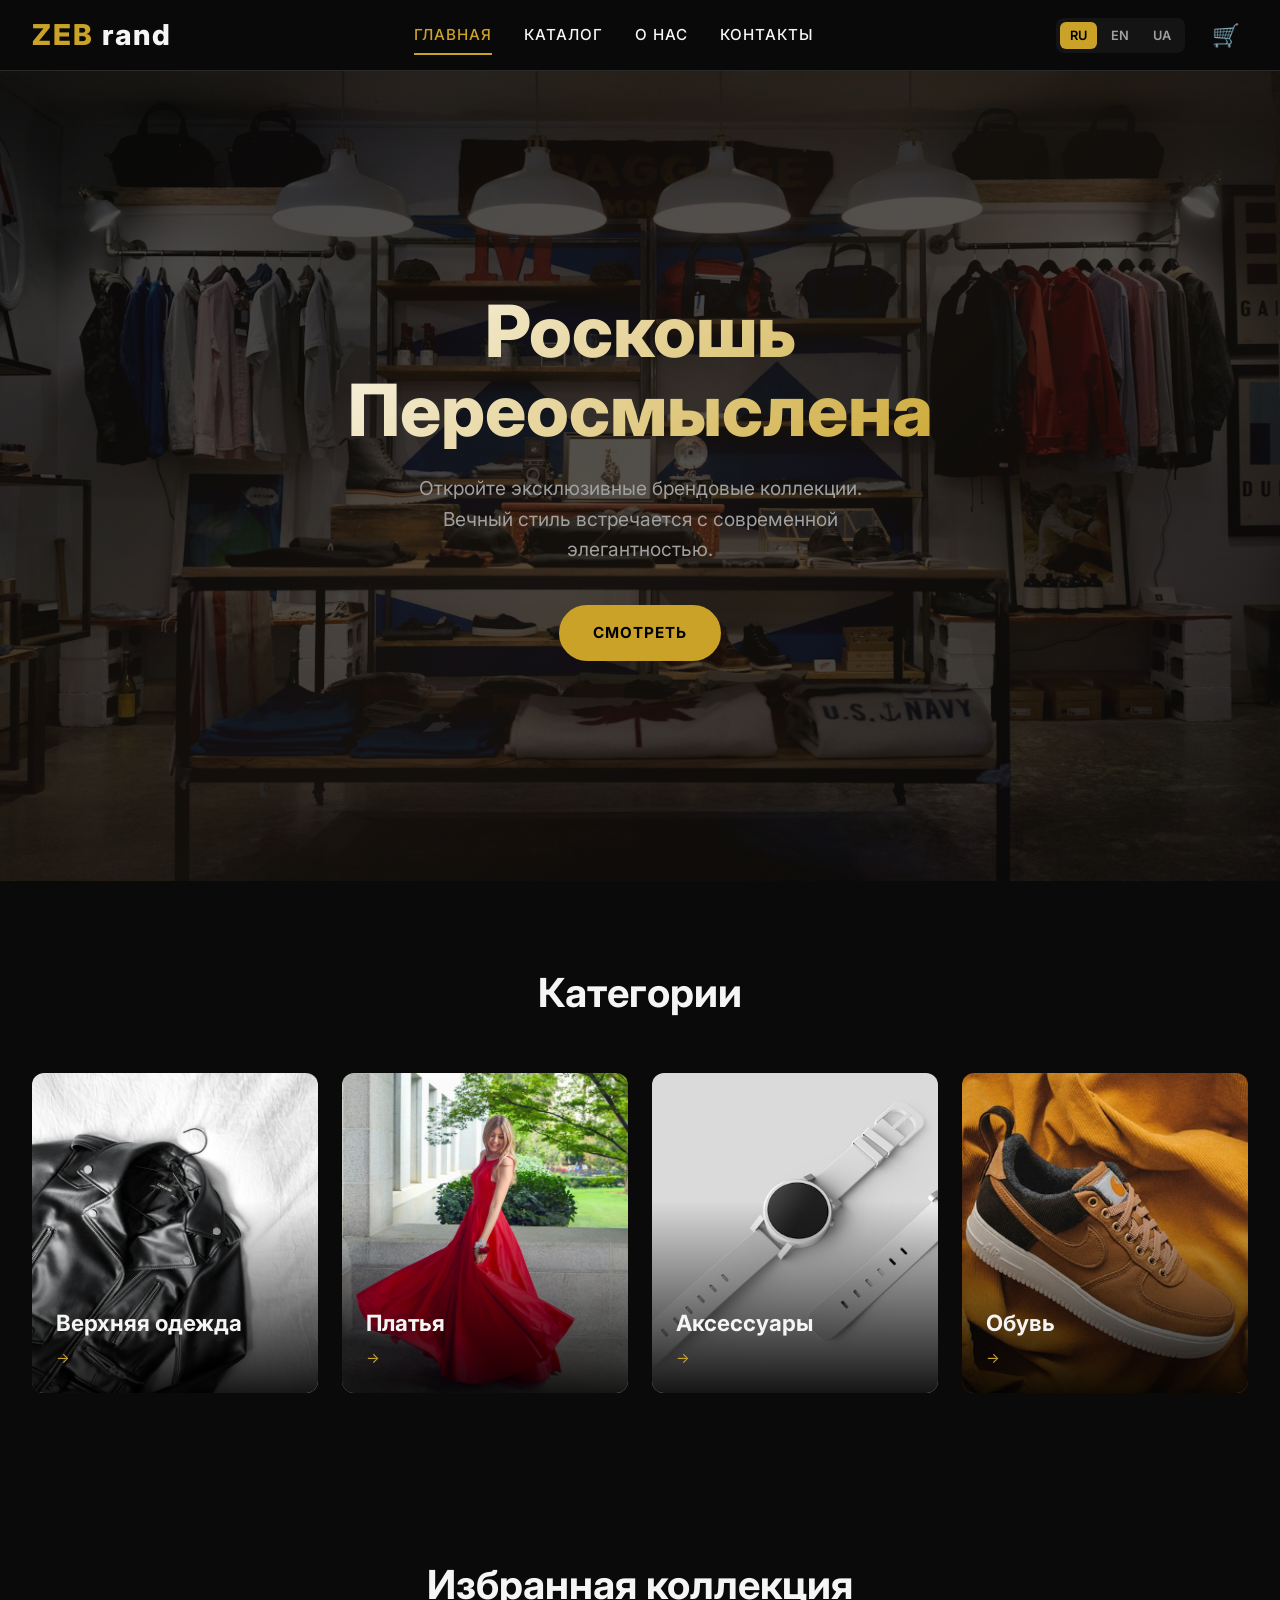
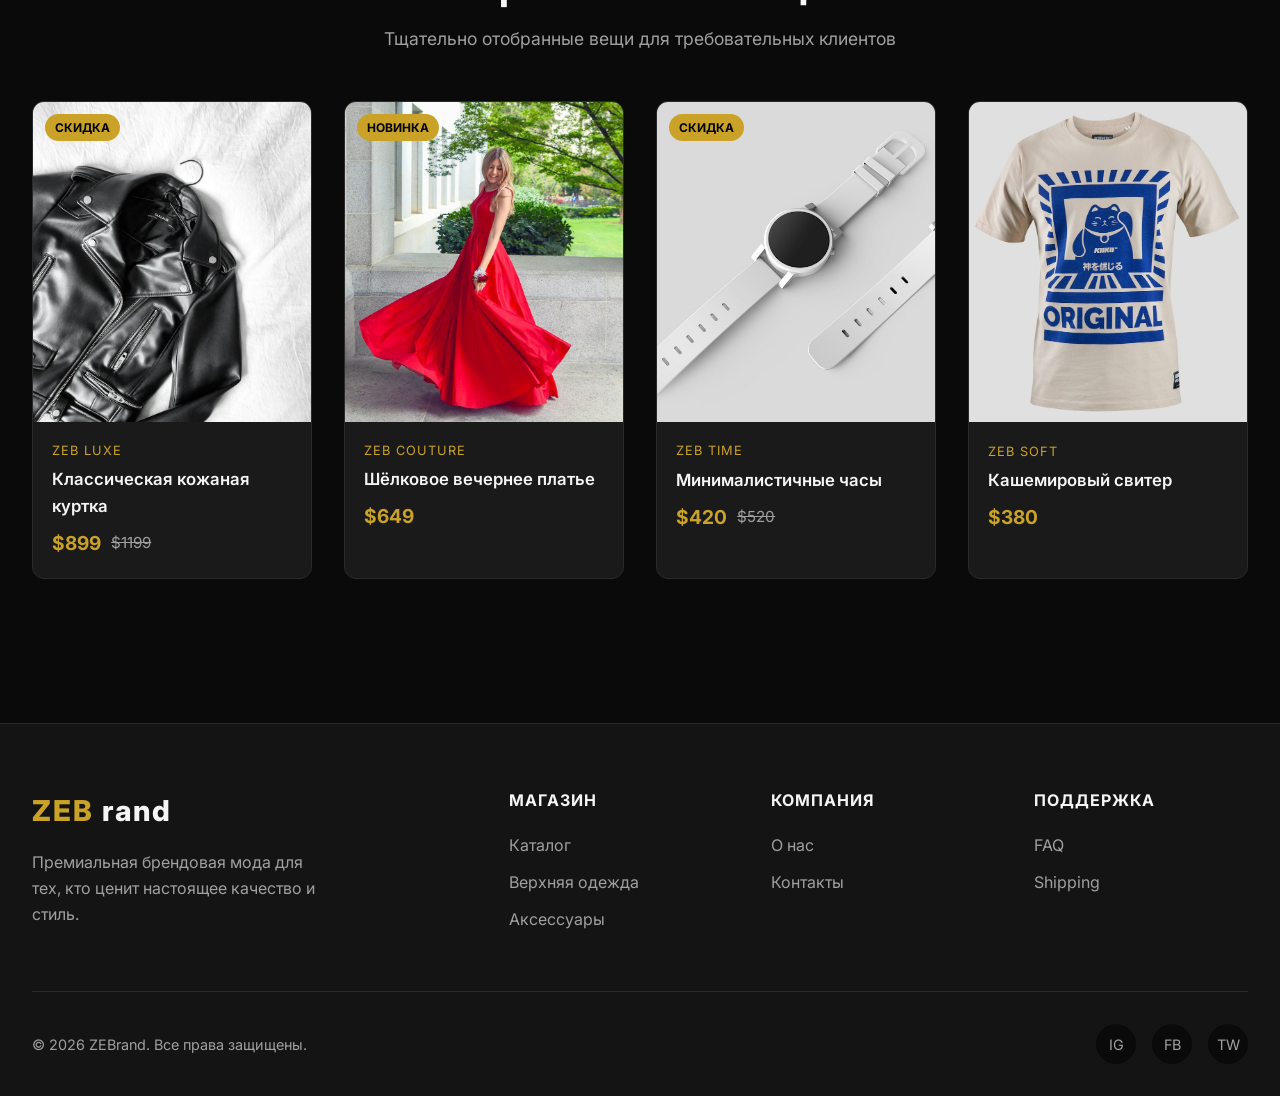
<file: index.html>
<!DOCTYPE html>
<html lang="ru">
<head>
  <meta charset="UTF-8">
  <meta name="viewport" content="width=device-width, initial-scale=1.0">
  <title>ZEBrand — Luxury Branded Fashion</title>
  <link rel="preconnect" href="https://fonts.googleapis.com">
  <link href="https://fonts.googleapis.com/css2?family=Inter:wght@400;500;600;700;800&display=swap" rel="stylesheet">
  <link rel="stylesheet" href="css/style.css">
</head>
<body>
  <!-- Header -->
  <header class="header">
    <div class="header-inner">
      <a href="index.html" class="logo">ZEB<span>rand</span></a>
      <nav class="nav">
        <a href="index.html" class="active" data-i18n="nav_home">Главная</a>
        <a href="catalog.html" data-i18n="nav_catalog">Каталог</a>
        <a href="about.html" data-i18n="nav_about">О нас</a>
        <a href="contact.html" data-i18n="nav_contact">Контакты</a>
      </nav>
      <div class="header-actions">
        <div class="lang-switcher">
          <button class="lang-btn active" data-lang="ru">RU</button>
          <button class="lang-btn" data-lang="en">EN</button>
          <button class="lang-btn" data-lang="ua">UA</button>
        </div>
        <a href="cart.html" class="cart-btn" title="Cart">
          🛒
          <span class="cart-count" style="display:none">0</span>
        </a>
        <button class="menu-toggle">☰</button>
      </div>
    </div>
  </header>

  <!-- Hero -->
  <section class="hero">
    <div class="hero-bg"></div>
    <div class="hero-content">
      <h1 data-i18n="hero_title">Роскошь Переосмыслена</h1>
      <p data-i18n="hero_subtitle">Откройте эксклюзивные брендовые коллекции. Вечный стиль встречается с современной элегантностью.</p>
      <a href="catalog.html" class="btn" data-i18n="hero_btn">Смотреть</a>
    </div>
  </section>

  <!-- Categories -->
  <section class="section">
    <div class="section-title">
      <h2 data-i18n="categories">Категории</h2>
    </div>
    <div class="categories" id="categories-grid">
      <!-- JS renders -->
    </div>
  </section>

  <!-- Featured -->
  <section class="section">
    <div class="section-title">
      <h2 data-i18n="featured">Избранная коллекция</h2>
      <p data-i18n="featured_sub">Тщательно отобранные вещи для требовательных клиентов</p>
    </div>
    <div class="products-grid" id="featured-products">
      <!-- JS renders -->
    </div>
  </section>

  <!-- Footer -->
  <footer class="footer">
    <div class="footer-inner">
      <div class="footer-brand">
        <a href="index.html" class="logo">ZEB<span>rand</span></a>
        <p data-i18n="footer_desc">Премиальная брендовая мода для тех, кто ценит настоящее качество и стиль.</p>
      </div>
      <div>
        <h4 data-i18n="footer_shop">Магазин</h4>
        <ul>
          <li><a href="catalog.html" data-i18n="nav_catalog">Каталог</a></li>
          <li><a href="catalog.html?cat=outerwear" data-i18n="cat_outerwear">Верхняя одежда</a></li>
          <li><a href="catalog.html?cat=accessories" data-i18n="cat_accessories">Аксессуары</a></li>
        </ul>
      </div>
      <div>
        <h4 data-i18n="footer_company">Компания</h4>
        <ul>
          <li><a href="about.html" data-i18n="nav_about">О нас</a></li>
          <li><a href="contact.html" data-i18n="nav_contact">Контакты</a></li>
        </ul>
      </div>
      <div>
        <h4 data-i18n="footer_support">Поддержка</h4>
        <ul>
          <li><a href="contact.html">FAQ</a></li>
          <li><a href="contact.html">Shipping</a></li>
        </ul>
      </div>
    </div>
    <div class="footer-bottom">
      <span data-i18n="footer_rights">© 2026 ZEBrand. Все права защищены.</span>
      <div class="socials">
        <a href="#">IG</a>
        <a href="#">FB</a>
        <a href="#">TW</a>
      </div>
    </div>
  </footer>

  <script src="js/main.js"></script>
</body>
</html>
</file>
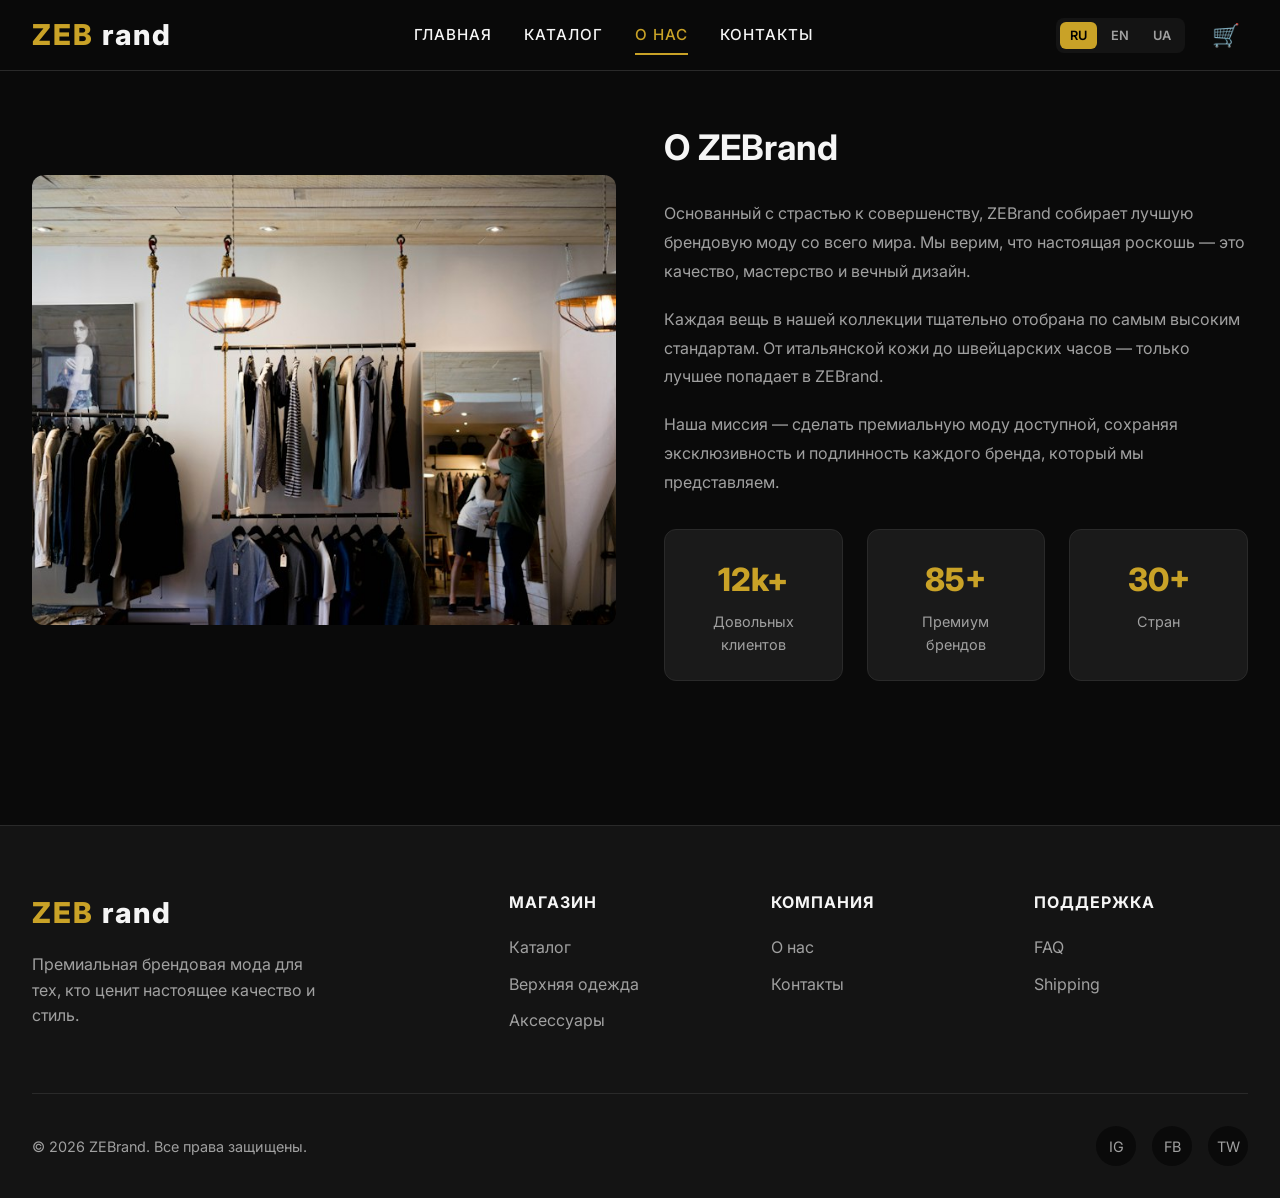
<file: about.html>
<!DOCTYPE html>
<html lang="ru">
<head>
  <meta charset="UTF-8">
  <meta name="viewport" content="width=device-width, initial-scale=1.0">
  <title>ZEBrand — About</title>
  <link rel="preconnect" href="https://fonts.googleapis.com">
  <link href="https://fonts.googleapis.com/css2?family=Inter:wght@400;500;600;700;800&display=swap" rel="stylesheet">
  <link rel="stylesheet" href="css/style.css">
</head>
<body>
  <header class="header">
    <div class="header-inner">
      <a href="index.html" class="logo">ZEB<span>rand</span></a>
      <nav class="nav">
        <a href="index.html" data-i18n="nav_home">Главная</a>
        <a href="catalog.html" data-i18n="nav_catalog">Каталог</a>
        <a href="about.html" class="active" data-i18n="nav_about">О нас</a>
        <a href="contact.html" data-i18n="nav_contact">Контакты</a>
      </nav>
      <div class="header-actions">
        <div class="lang-switcher">
          <button class="lang-btn active" data-lang="ru">RU</button>
          <button class="lang-btn" data-lang="en">EN</button>
          <button class="lang-btn" data-lang="ua">UA</button>
        </div>
        <a href="cart.html" class="cart-btn">🛒 <span class="cart-count" style="display:none">0</span></a>
        <button class="menu-toggle">☰</button>
      </div>
    </div>
  </header>

  <section class="section" style="padding-top: 3rem;">
    <div class="about-content">
      <div>
        <img src="images/about.jpg" alt="ZEBrand store" style="border-radius:12px;width:100%;height:450px;object-fit:cover;">
      </div>
      <div class="about-text">
        <h2 data-i18n="about_title">О ZEBrand</h2>
        <p data-i18n="about_p1">Основанный с страстью к совершенству, ZEBrand собирает лучшую брендовую моду со всего мира. Мы верим, что настоящая роскошь — это качество, мастерство и вечный дизайн.</p>
        <p data-i18n="about_p2">Каждая вещь в нашей коллекции тщательно отобрана по самым высоким стандартам. От итальянской кожи до швейцарских часов — только лучшее попадает в ZEBrand.</p>
        <p data-i18n="about_p3">Наша миссия — сделать премиальную моду доступной, сохраняя эксклюзивность и подлинность каждого бренда, который мы представляем.</p>
        <div class="stats">
          <div class="stat">
            <div class="stat-num">12k+</div>
            <div class="stat-label" data-i18n="stats_clients">Довольных клиентов</div>
          </div>
          <div class="stat">
            <div class="stat-num">85+</div>
            <div class="stat-label" data-i18n="stats_brands">Премиум брендов</div>
          </div>
          <div class="stat">
            <div class="stat-num">30+</div>
            <div class="stat-label" data-i18n="stats_countries">Стран</div>
          </div>
        </div>
      </div>
    </div>
  </section>

  <footer class="footer">
    <div class="footer-inner">
      <div class="footer-brand">
        <a href="index.html" class="logo">ZEB<span>rand</span></a>
        <p data-i18n="footer_desc">Премиальная брендовая мода для тех, кто ценит настоящее качество и стиль.</p>
      </div>
      <div>
        <h4 data-i18n="footer_shop">Магазин</h4>
        <ul>
          <li><a href="catalog.html" data-i18n="nav_catalog">Каталог</a></li>
          <li><a href="catalog.html?cat=outerwear" data-i18n="cat_outerwear">Верхняя одежда</a></li>
          <li><a href="catalog.html?cat=accessories" data-i18n="cat_accessories">Аксессуары</a></li>
        </ul>
      </div>
      <div>
        <h4 data-i18n="footer_company">Компания</h4>
        <ul>
          <li><a href="about.html" data-i18n="nav_about">О нас</a></li>
          <li><a href="contact.html" data-i18n="nav_contact">Контакты</a></li>
        </ul>
      </div>
      <div>
        <h4 data-i18n="footer_support">Поддержка</h4>
        <ul>
          <li><a href="contact.html">FAQ</a></li>
          <li><a href="contact.html">Shipping</a></li>
        </ul>
      </div>
    </div>
    <div class="footer-bottom">
      <span data-i18n="footer_rights">© 2026 ZEBrand. Все права защищены.</span>
      <div class="socials">
        <a href="#">IG</a>
        <a href="#">FB</a>
        <a href="#">TW</a>
      </div>
    </div>
  </footer>

  <script src="js/main.js"></script>
</body>
</html>
</file>
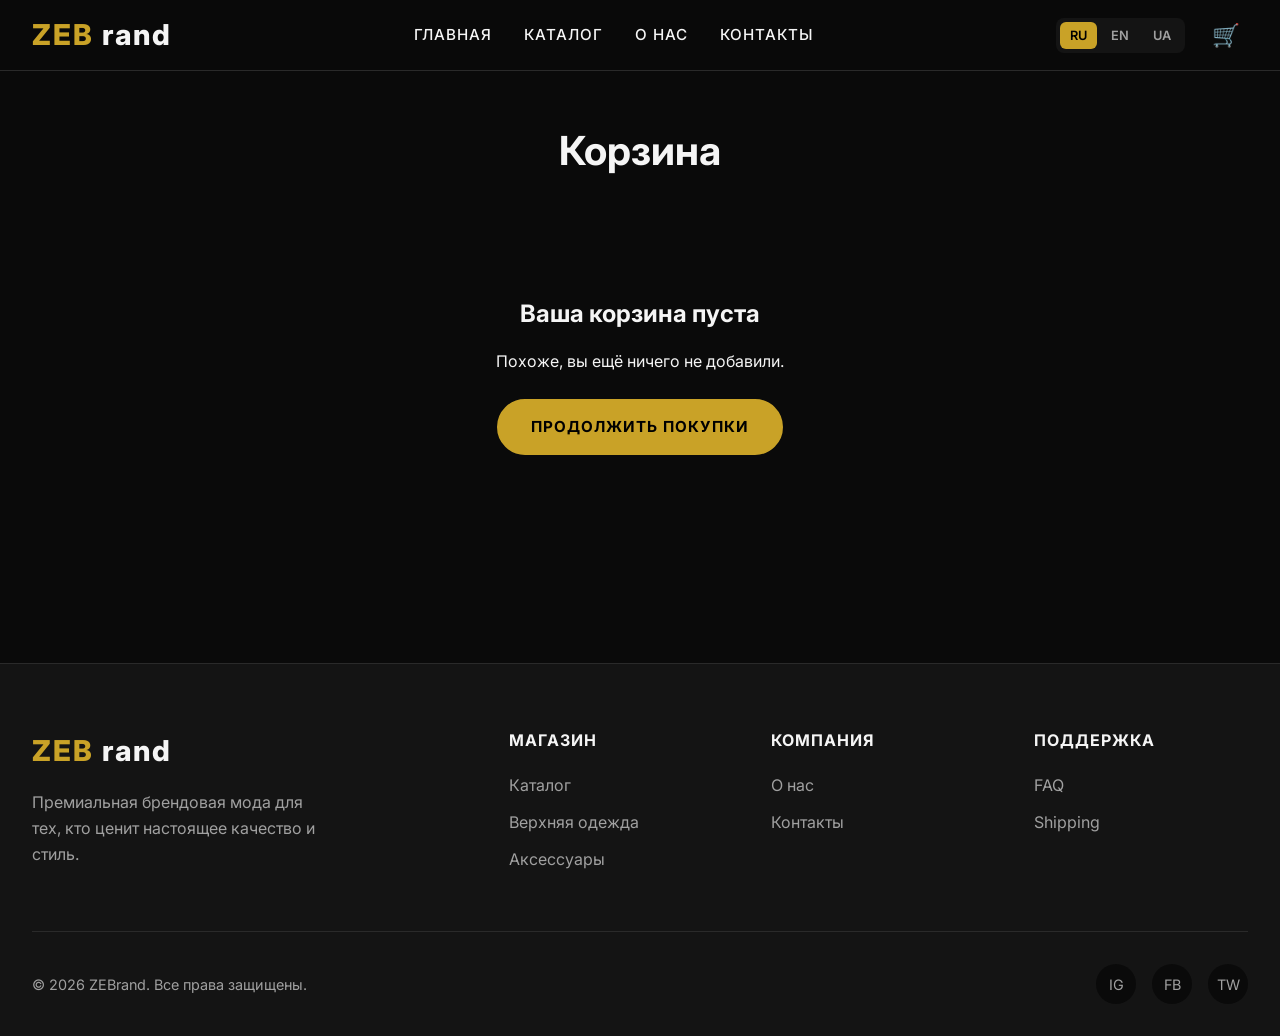
<file: cart.html>
<!DOCTYPE html>
<html lang="ru">
<head>
  <meta charset="UTF-8">
  <meta name="viewport" content="width=device-width, initial-scale=1.0">
  <title>ZEBrand — Cart</title>
  <link rel="preconnect" href="https://fonts.googleapis.com">
  <link href="https://fonts.googleapis.com/css2?family=Inter:wght@400;500;600;700;800&display=swap" rel="stylesheet">
  <link rel="stylesheet" href="css/style.css">
</head>
<body>
  <header class="header">
    <div class="header-inner">
      <a href="index.html" class="logo">ZEB<span>rand</span></a>
      <nav class="nav">
        <a href="index.html" data-i18n="nav_home">Главная</a>
        <a href="catalog.html" data-i18n="nav_catalog">Каталог</a>
        <a href="about.html" data-i18n="nav_about">О нас</a>
        <a href="contact.html" data-i18n="nav_contact">Контакты</a>
      </nav>
      <div class="header-actions">
        <div class="lang-switcher">
          <button class="lang-btn active" data-lang="ru">RU</button>
          <button class="lang-btn" data-lang="en">EN</button>
          <button class="lang-btn" data-lang="ua">UA</button>
        </div>
        <a href="cart.html" class="cart-btn">🛒 <span class="cart-count" style="display:none">0</span></a>
        <button class="menu-toggle">☰</button>
      </div>
    </div>
  </header>

  <section class="section" style="padding-top: 3rem;">
    <div class="section-title">
      <h2 data-i18n="cart_title">Корзина</h2>
    </div>
    <div id="cart-content">
      <!-- JS -->
    </div>
  </section>

  <footer class="footer">
    <div class="footer-inner">
      <div class="footer-brand">
        <a href="index.html" class="logo">ZEB<span>rand</span></a>
        <p data-i18n="footer_desc">Премиальная брендовая мода для тех, кто ценит настоящее качество и стиль.</p>
      </div>
      <div>
        <h4 data-i18n="footer_shop">Магазин</h4>
        <ul>
          <li><a href="catalog.html" data-i18n="nav_catalog">Каталог</a></li>
          <li><a href="catalog.html?cat=outerwear" data-i18n="cat_outerwear">Верхняя одежда</a></li>
          <li><a href="catalog.html?cat=accessories" data-i18n="cat_accessories">Аксессуары</a></li>
        </ul>
      </div>
      <div>
        <h4 data-i18n="footer_company">Компания</h4>
        <ul>
          <li><a href="about.html" data-i18n="nav_about">О нас</a></li>
          <li><a href="contact.html" data-i18n="nav_contact">Контакты</a></li>
        </ul>
      </div>
      <div>
        <h4 data-i18n="footer_support">Поддержка</h4>
        <ul>
          <li><a href="contact.html">FAQ</a></li>
          <li><a href="contact.html">Shipping</a></li>
        </ul>
      </div>
    </div>
    <div class="footer-bottom">
      <span data-i18n="footer_rights">© 2026 ZEBrand. Все права защищены.</span>
      <div class="socials">
        <a href="#">IG</a>
        <a href="#">FB</a>
        <a href="#">TW</a>
      </div>
    </div>
  </footer>

  <script src="js/main.js"></script>
</body>
</html>
</file>
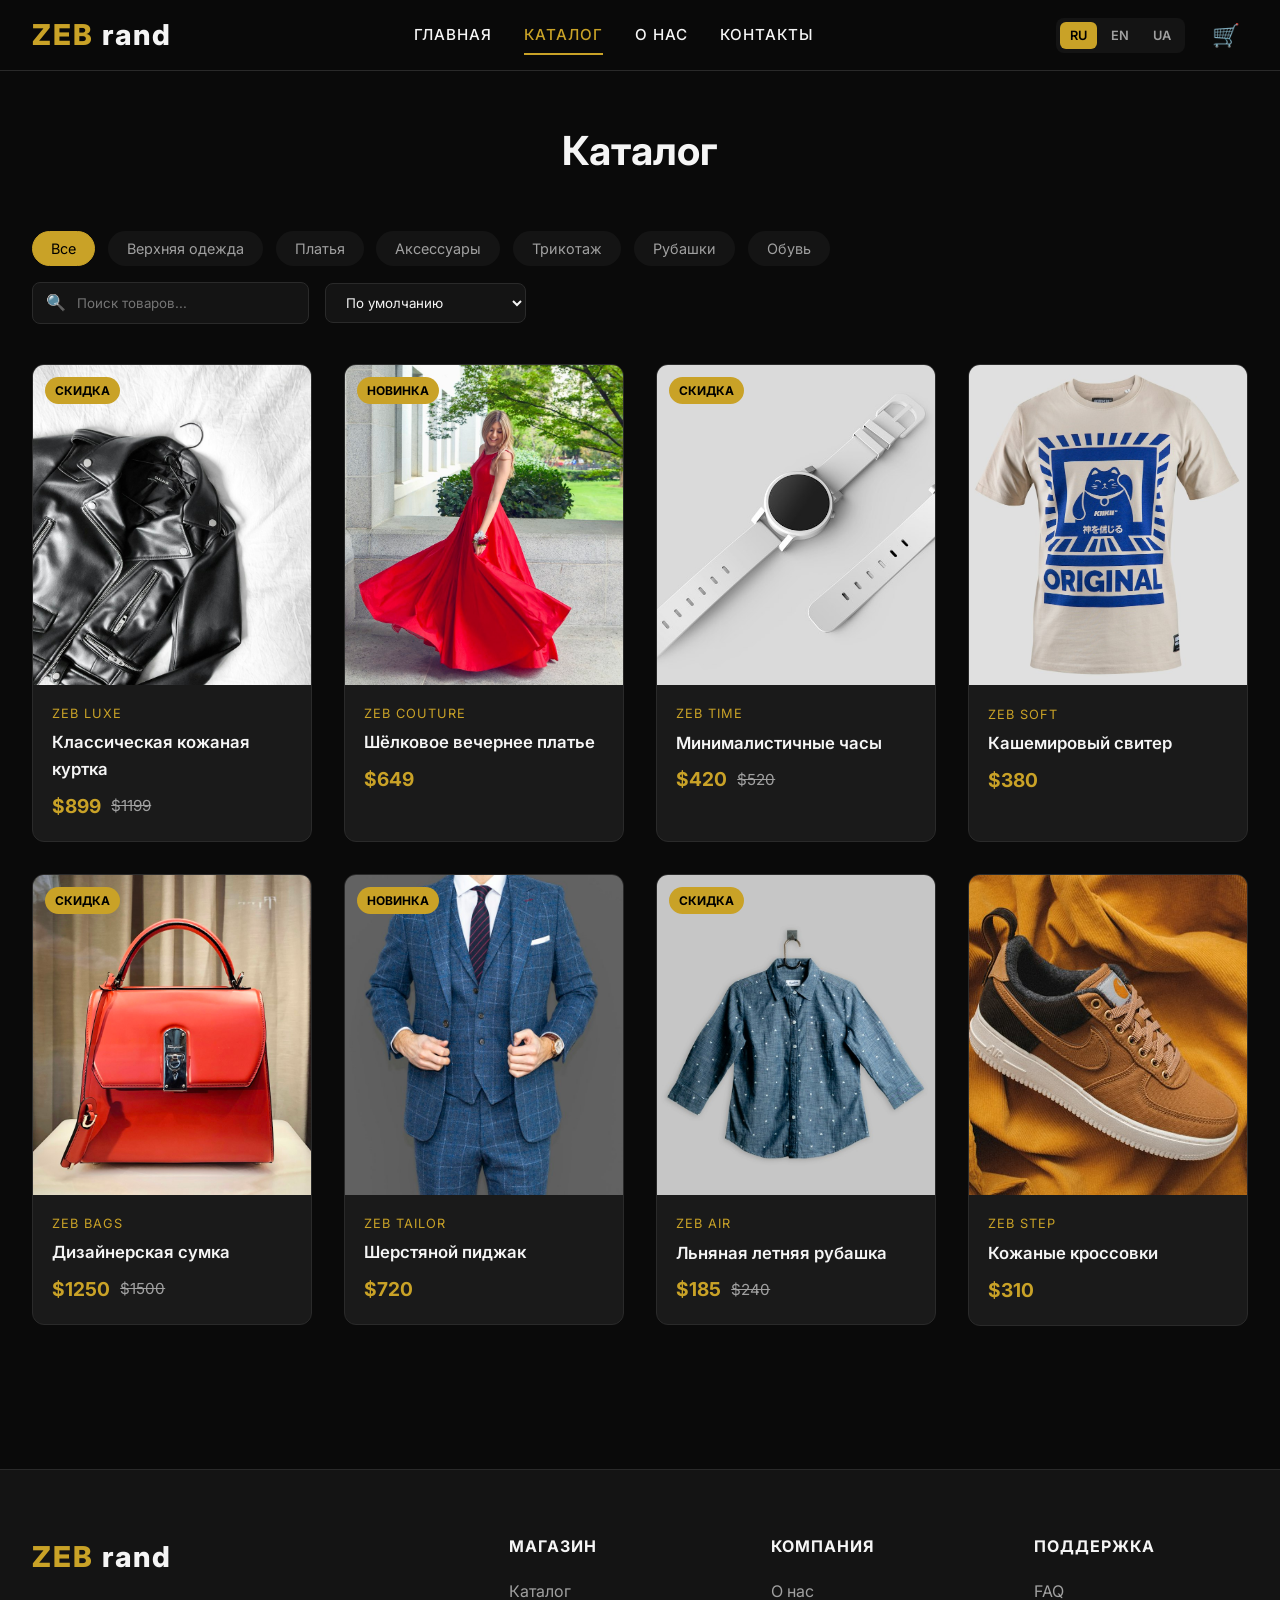
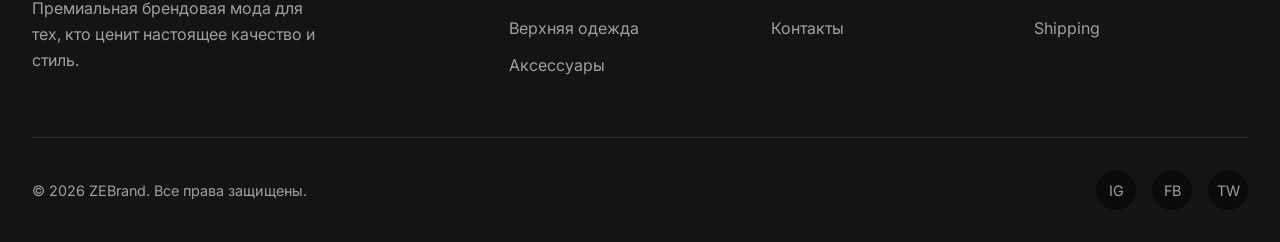
<file: catalog.html>
<!DOCTYPE html>
<html lang="ru">
<head>
  <meta charset="UTF-8">
  <meta name="viewport" content="width=device-width, initial-scale=1.0">
  <title>ZEBrand — Catalog</title>
  <link rel="preconnect" href="https://fonts.googleapis.com">
  <link href="https://fonts.googleapis.com/css2?family=Inter:wght@400;500;600;700;800&display=swap" rel="stylesheet">
  <link rel="stylesheet" href="css/style.css">
</head>
<body>
  <header class="header">
    <div class="header-inner">
      <a href="index.html" class="logo">ZEB<span>rand</span></a>
      <nav class="nav">
        <a href="index.html" data-i18n="nav_home">Главная</a>
        <a href="catalog.html" class="active" data-i18n="nav_catalog">Каталог</a>
        <a href="about.html" data-i18n="nav_about">О нас</a>
        <a href="contact.html" data-i18n="nav_contact">Контакты</a>
      </nav>
      <div class="header-actions">
        <div class="lang-switcher">
          <button class="lang-btn active" data-lang="ru">RU</button>
          <button class="lang-btn" data-lang="en">EN</button>
          <button class="lang-btn" data-lang="ua">UA</button>
        </div>
        <a href="cart.html" class="cart-btn">🛒 <span class="cart-count" style="display:none">0</span></a>
        <button class="menu-toggle">☰</button>
      </div>
    </div>
  </header>

  <section class="section" style="padding-top: 3rem;">
    <div class="section-title">
      <h2 data-i18n="nav_catalog">Каталог</h2>
    </div>

    <div class="filters-bar">
      <div class="filter-group">
        <button class="filter-btn active" data-filter="all" data-i18n="all">Все</button>
        <button class="filter-btn" data-filter="outerwear" data-i18n="cat_outerwear">Верхняя одежда</button>
        <button class="filter-btn" data-filter="dresses" data-i18n="cat_dresses">Платья</button>
        <button class="filter-btn" data-filter="accessories" data-i18n="cat_accessories">Аксессуары</button>
        <button class="filter-btn" data-filter="knitwear" data-i18n="cat_knitwear">Трикотаж</button>
        <button class="filter-btn" data-filter="shirts" data-i18n="cat_shirts">Рубашки</button>
        <button class="filter-btn" data-filter="footwear" data-i18n="cat_footwear">Обувь</button>
      </div>
      <div style="display:flex;gap:1rem;align-items:center;flex-wrap:wrap">
        <div class="search-box">
          <input type="text" id="search-input" data-i18n-placeholder="search_placeholder" placeholder="Поиск товаров...">
        </div>
        <select class="sort-select" id="sort-select">
          <option value="default" data-i18n="sort_default">По умолчанию</option>
          <option value="price_asc" data-i18n="sort_price_asc">Цена: по возрастанию</option>
          <option value="price_desc" data-i18n="sort_price_desc">Цена: по убыванию</option>
          <option value="name" data-i18n="sort_name">Название А-Я</option>
        </select>
      </div>
    </div>

    <div class="products-grid" id="products-grid">
      <!-- JS -->
    </div>
  </section>

  <footer class="footer">
    <div class="footer-inner">
      <div class="footer-brand">
        <a href="index.html" class="logo">ZEB<span>rand</span></a>
        <p data-i18n="footer_desc">Премиальная брендовая мода для тех, кто ценит настоящее качество и стиль.</p>
      </div>
      <div>
        <h4 data-i18n="footer_shop">Магазин</h4>
        <ul>
          <li><a href="catalog.html" data-i18n="nav_catalog">Каталог</a></li>
          <li><a href="catalog.html?cat=outerwear" data-i18n="cat_outerwear">Верхняя одежда</a></li>
          <li><a href="catalog.html?cat=accessories" data-i18n="cat_accessories">Аксессуары</a></li>
        </ul>
      </div>
      <div>
        <h4 data-i18n="footer_company">Компания</h4>
        <ul>
          <li><a href="about.html" data-i18n="nav_about">О нас</a></li>
          <li><a href="contact.html" data-i18n="nav_contact">Контакты</a></li>
        </ul>
      </div>
      <div>
        <h4 data-i18n="footer_support">Поддержка</h4>
        <ul>
          <li><a href="contact.html">FAQ</a></li>
          <li><a href="contact.html">Shipping</a></li>
        </ul>
      </div>
    </div>
    <div class="footer-bottom">
      <span data-i18n="footer_rights">© 2026 ZEBrand. Все права защищены.</span>
      <div class="socials">
        <a href="#">IG</a>
        <a href="#">FB</a>
        <a href="#">TW</a>
      </div>
    </div>
  </footer>

  <script src="js/main.js"></script>
</body>
</html>
</file>
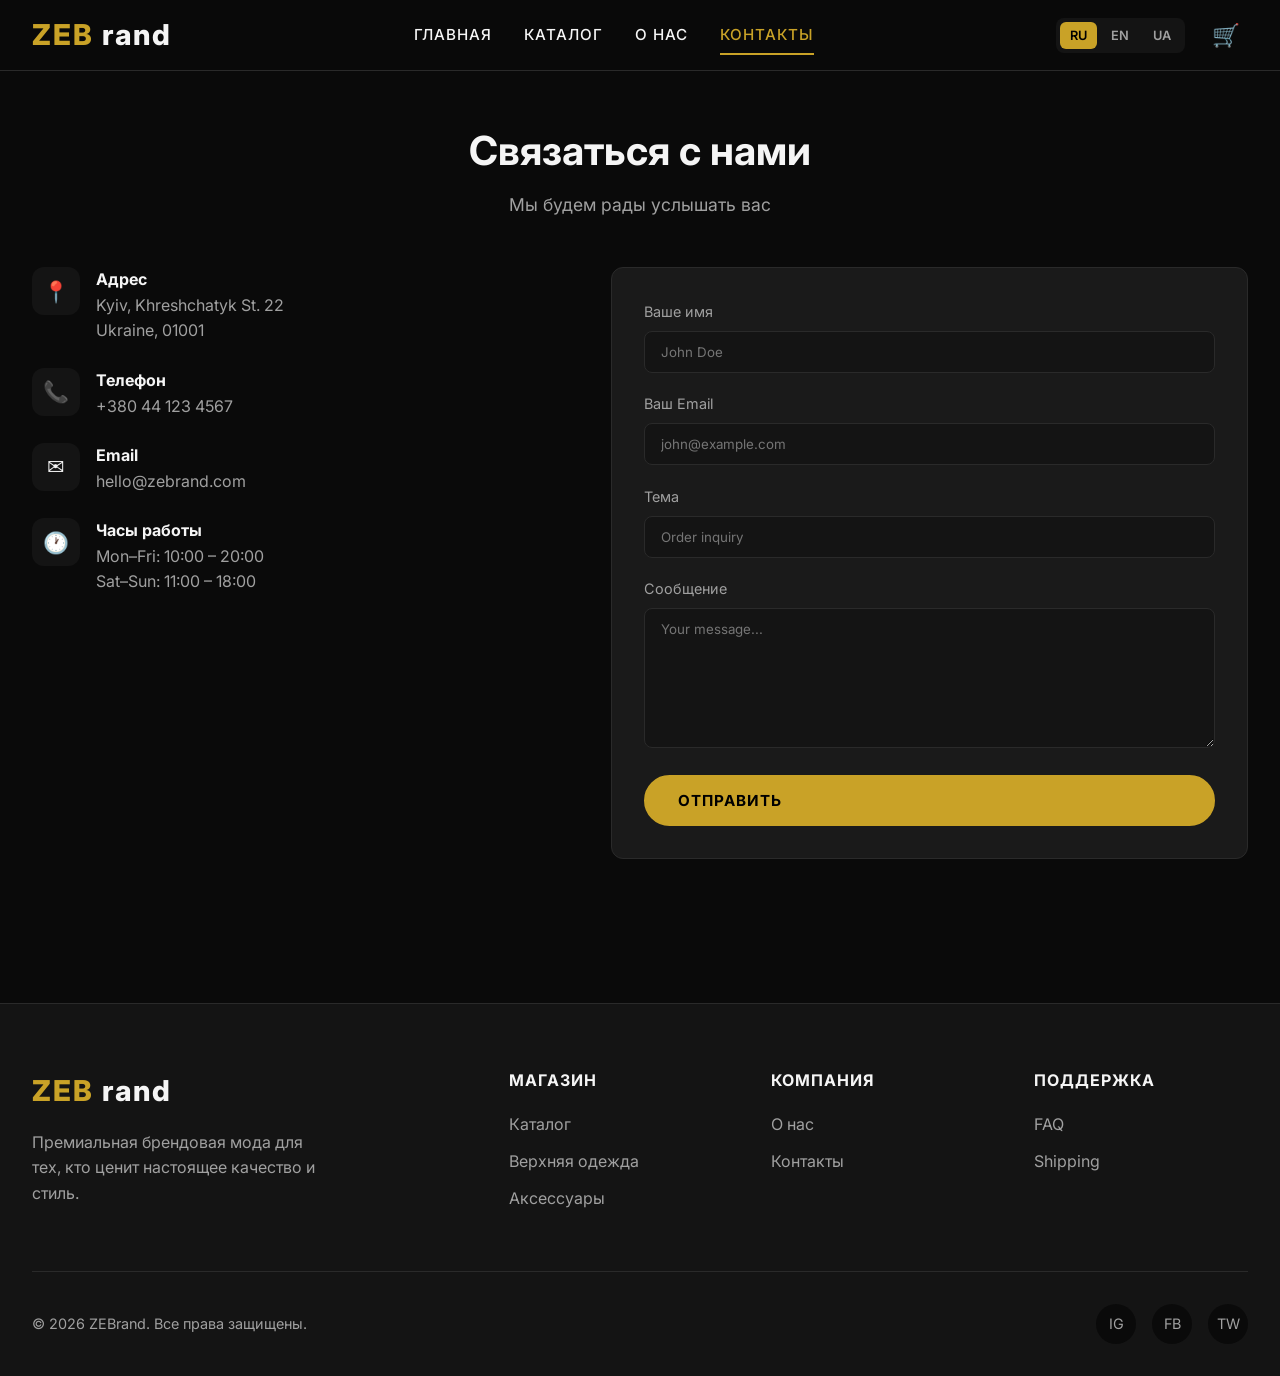
<file: contact.html>
<!DOCTYPE html>
<html lang="ru">
<head>
  <meta charset="UTF-8">
  <meta name="viewport" content="width=device-width, initial-scale=1.0">
  <title>ZEBrand — Contact</title>
  <link rel="preconnect" href="https://fonts.googleapis.com">
  <link href="https://fonts.googleapis.com/css2?family=Inter:wght@400;500;600;700;800&display=swap" rel="stylesheet">
  <link rel="stylesheet" href="css/style.css">
</head>
<body>
  <header class="header">
    <div class="header-inner">
      <a href="index.html" class="logo">ZEB<span>rand</span></a>
      <nav class="nav">
        <a href="index.html" data-i18n="nav_home">Главная</a>
        <a href="catalog.html" data-i18n="nav_catalog">Каталог</a>
        <a href="about.html" data-i18n="nav_about">О нас</a>
        <a href="contact.html" class="active" data-i18n="nav_contact">Контакты</a>
      </nav>
      <div class="header-actions">
        <div class="lang-switcher">
          <button class="lang-btn active" data-lang="ru">RU</button>
          <button class="lang-btn" data-lang="en">EN</button>
          <button class="lang-btn" data-lang="ua">UA</button>
        </div>
        <a href="cart.html" class="cart-btn">🛒 <span class="cart-count" style="display:none">0</span></a>
        <button class="menu-toggle">☰</button>
      </div>
    </div>
  </header>

  <section class="section" style="padding-top: 3rem;">
    <div class="section-title">
      <h2 data-i18n="contact_title">Связаться с нами</h2>
      <p data-i18n="contact_sub">Мы будем рады услышать вас</p>
    </div>

    <div class="contact-grid">
      <div class="contact-info">
        <div class="contact-item">
          <div class="contact-icon">📍</div>
          <div>
            <h4 data-i18n="contact_address">Адрес</h4>
            <p style="color:var(--text-muted)">Kyiv, Khreshchatyk St. 22<br>Ukraine, 01001</p>
          </div>
        </div>
        <div class="contact-item">
          <div class="contact-icon">📞</div>
          <div>
            <h4 data-i18n="contact_phone">Телефон</h4>
            <p style="color:var(--text-muted)">+380 44 123 4567</p>
          </div>
        </div>
        <div class="contact-item">
          <div class="contact-icon">✉️</div>
          <div>
            <h4 data-i18n="contact_email">Email</h4>
            <p style="color:var(--text-muted)">hello@zebrand.com</p>
          </div>
        </div>
        <div class="contact-item">
          <div class="contact-icon">🕐</div>
          <div>
            <h4 data-i18n="contact_hours">Часы работы</h4>
            <p style="color:var(--text-muted)">Mon–Fri: 10:00 – 20:00<br>Sat–Sun: 11:00 – 18:00</p>
          </div>
        </div>
      </div>

      <form class="contact-form" id="contact-form">
        <div class="form-group">
          <label data-i18n="form_name">Ваше имя</label>
          <input type="text" required placeholder="John Doe">
        </div>
        <div class="form-group">
          <label data-i18n="form_email">Ваш Email</label>
          <input type="email" required placeholder="john@example.com">
        </div>
        <div class="form-group">
          <label data-i18n="form_subject">Тема</label>
          <input type="text" required placeholder="Order inquiry">
        </div>
        <div class="form-group">
          <label data-i18n="form_message">Сообщение</label>
          <textarea required placeholder="Your message..."></textarea>
        </div>
        <button type="submit" class="btn" style="width:100%" data-i18n="form_send">Отправить</button>
      </form>
    </div>
  </section>

  <footer class="footer">
    <div class="footer-inner">
      <div class="footer-brand">
        <a href="index.html" class="logo">ZEB<span>rand</span></a>
        <p data-i18n="footer_desc">Премиальная брендовая мода для тех, кто ценит настоящее качество и стиль.</p>
      </div>
      <div>
        <h4 data-i18n="footer_shop">Магазин</h4>
        <ul>
          <li><a href="catalog.html" data-i18n="nav_catalog">Каталог</a></li>
          <li><a href="catalog.html?cat=outerwear" data-i18n="cat_outerwear">Верхняя одежда</a></li>
          <li><a href="catalog.html?cat=accessories" data-i18n="cat_accessories">Аксессуары</a></li>
        </ul>
      </div>
      <div>
        <h4 data-i18n="footer_company">Компания</h4>
        <ul>
          <li><a href="about.html" data-i18n="nav_about">О нас</a></li>
          <li><a href="contact.html" data-i18n="nav_contact">Контакты</a></li>
        </ul>
      </div>
      <div>
        <h4 data-i18n="footer_support">Поддержка</h4>
        <ul>
          <li><a href="contact.html">FAQ</a></li>
          <li><a href="contact.html">Shipping</a></li>
        </ul>
      </div>
    </div>
    <div class="footer-bottom">
      <span data-i18n="footer_rights">© 2026 ZEBrand. Все права защищены.</span>
      <div class="socials">
        <a href="#">IG</a>
        <a href="#">FB</a>
        <a href="#">TW</a>
      </div>
    </div>
  </footer>

  <script src="js/main.js"></script>
</body>
</html>
</file>
<file: css/style.css>
/* ZEBrand - Luxury Branded Goods Store */
:root {
  --bg: #0a0a0a;
  --bg-secondary: #141414;
  --bg-card: #1a1a1a;
  --text: #f5f5f5;
  --text-muted: #a0a0a0;
  --accent: #c9a227;
  --accent-hover: #e0b83a;
  --border: #2a2a2a;
  --success: #2ecc71;
  --danger: #e74c3c;
  --radius: 12px;
  --shadow: 0 10px 40px rgba(0,0,0,0.5);
  --transition: all 0.3s cubic-bezier(0.4, 0, 0.2, 1);
  --font: 'Inter', system-ui, -apple-system, sans-serif;
}

* {
  margin: 0;
  padding: 0;
  box-sizing: border-box;
}

html {
  scroll-behavior: smooth;
}

body {
  font-family: var(--font);
  background: var(--bg);
  color: var(--text);
  line-height: 1.6;
  min-height: 100vh;
  overflow-x: hidden;
}

img {
  max-width: 100%;
  height: auto;
  display: block;
}

a {
  color: inherit;
  text-decoration: none;
  transition: var(--transition);
}

ul {
  list-style: none;
}

button, input, select, textarea {
  font-family: inherit;
  border: none;
  outline: none;
}

/* Header */
.header {
  position: sticky;
  top: 0;
  z-index: 1000;
  background: rgba(10,10,10,0.95);
  backdrop-filter: blur(20px);
  border-bottom: 1px solid var(--border);
  padding: 0 2rem;
}

.header-inner {
  max-width: 1400px;
  margin: 0 auto;
  display: flex;
  align-items: center;
  justify-content: space-between;
  height: 70px;
}

.logo {
  font-size: 1.8rem;
  font-weight: 800;
  letter-spacing: 2px;
  color: var(--accent);
  display: flex;
  align-items: center;
  gap: 8px;
}

.logo span {
  color: var(--text);
}

.nav {
  display: flex;
  gap: 2rem;
  align-items: center;
}

.nav a {
  font-size: 0.95rem;
  font-weight: 500;
  text-transform: uppercase;
  letter-spacing: 1px;
  position: relative;
  padding: 0.5rem 0;
}

.nav a::after {
  content: '';
  position: absolute;
  bottom: 0;
  left: 0;
  width: 0;
  height: 2px;
  background: var(--accent);
  transition: width 0.3s;
}

.nav a:hover::after,
.nav a.active::after {
  width: 100%;
}

.nav a:hover,
.nav a.active {
  color: var(--accent);
}

.header-actions {
  display: flex;
  align-items: center;
  gap: 1.2rem;
}

.lang-switcher {
  display: flex;
  gap: 4px;
  background: var(--bg-secondary);
  padding: 4px;
  border-radius: 8px;
}

.lang-btn {
  background: transparent;
  color: var(--text-muted);
  padding: 6px 10px;
  border-radius: 6px;
  cursor: pointer;
  font-size: 0.8rem;
  font-weight: 600;
  transition: var(--transition);
}

.lang-btn.active,
.lang-btn:hover {
  background: var(--accent);
  color: #000;
}

.cart-btn {
  position: relative;
  background: transparent;
  color: var(--text);
  font-size: 1.4rem;
  cursor: pointer;
  padding: 8px;
  border-radius: 50%;
  transition: var(--transition);
}

.cart-btn:hover {
  background: var(--bg-secondary);
  color: var(--accent);
}

.cart-count {
  position: absolute;
  top: 0;
  right: 0;
  background: var(--accent);
  color: #000;
  font-size: 0.7rem;
  font-weight: 700;
  width: 18px;
  height: 18px;
  border-radius: 50%;
  display: flex;
  align-items: center;
  justify-content: center;
}

.menu-toggle {
  display: none;
  background: transparent;
  color: var(--text);
  font-size: 1.5rem;
  cursor: pointer;
}

/* Hero */
.hero {
  position: relative;
  height: 90vh;
  min-height: 600px;
  display: flex;
  align-items: center;
  justify-content: center;
  overflow: hidden;
  background: linear-gradient(135deg, #0a0a0a 0%, #1a1510 50%, #0a0a0a 100%);
}

.hero-bg {
  position: absolute;
  inset: 0;
  background: url('../images/hero.jpg') center/cover no-repeat;
  opacity: 0.25;
  animation: zoom 20s infinite alternate;
}

@keyframes zoom {
  from { transform: scale(1); }
  to { transform: scale(1.1); }
}

.hero-content {
  position: relative;
  z-index: 2;
  text-align: center;
  max-width: 800px;
  padding: 2rem;
}

.hero h1 {
  font-size: clamp(2.5rem, 6vw, 4.5rem);
  font-weight: 800;
  line-height: 1.1;
  margin-bottom: 1.5rem;
  background: linear-gradient(135deg, #fff 0%, var(--accent) 100%);
  -webkit-background-clip: text;
  -webkit-text-fill-color: transparent;
  background-clip: text;
}

.hero p {
  font-size: 1.2rem;
  color: var(--text-muted);
  margin-bottom: 2.5rem;
  max-width: 500px;
  margin-left: auto;
  margin-right: auto;
}

.btn {
  display: inline-flex;
  align-items: center;
  gap: 8px;
  padding: 14px 32px;
  background: var(--accent);
  color: #000;
  font-weight: 700;
  font-size: 0.95rem;
  text-transform: uppercase;
  letter-spacing: 1px;
  border-radius: 50px;
  cursor: pointer;
  transition: var(--transition);
  border: 2px solid var(--accent);
}

.btn:hover {
  background: transparent;
  color: var(--accent);
  transform: translateY(-2px);
  box-shadow: 0 10px 30px rgba(201,162,39,0.3);
}

.btn-outline {
  background: transparent;
  color: var(--accent);
}

.btn-outline:hover {
  background: var(--accent);
  color: #000;
}

/* Sections */
.section {
  padding: 5rem 2rem;
  max-width: 1400px;
  margin: 0 auto;
}

.section-title {
  text-align: center;
  margin-bottom: 3rem;
}

.section-title h2 {
  font-size: 2.5rem;
  font-weight: 700;
  margin-bottom: 0.5rem;
}

.section-title p {
  color: var(--text-muted);
  font-size: 1.1rem;
}

/* Categories */
.categories {
  display: grid;
  grid-template-columns: repeat(auto-fit, minmax(280px, 1fr));
  gap: 1.5rem;
}

.category-card {
  position: relative;
  height: 320px;
  border-radius: var(--radius);
  overflow: hidden;
  cursor: pointer;
  group: true;
}

.category-card img {
  width: 100%;
  height: 100%;
  object-fit: cover;
  transition: transform 0.6s;
}

.category-card:hover img {
  transform: scale(1.1);
}

.category-overlay {
  position: absolute;
  inset: 0;
  background: linear-gradient(to top, rgba(0,0,0,0.9) 0%, transparent 60%);
  display: flex;
  flex-direction: column;
  justify-content: flex-end;
  padding: 1.5rem;
}

.category-overlay h3 {
  font-size: 1.4rem;
  margin-bottom: 0.3rem;
}

.category-overlay span {
  color: var(--accent);
  font-size: 0.9rem;
}

/* Products Grid */
.products-grid {
  display: grid;
  grid-template-columns: repeat(auto-fill, minmax(280px, 1fr));
  gap: 2rem;
}

.product-card {
  background: var(--bg-card);
  border-radius: var(--radius);
  overflow: hidden;
  border: 1px solid var(--border);
  transition: var(--transition);
  position: relative;
}

.product-card:hover {
  transform: translateY(-8px);
  box-shadow: var(--shadow);
  border-color: var(--accent);
}

.product-img {
  position: relative;
  height: 320px;
  overflow: hidden;
  background: #111;
}

.product-img img {
  width: 100%;
  height: 100%;
  object-fit: cover;
  transition: transform 0.5s;
}

.product-card:hover .product-img img {
  transform: scale(1.08);
}

.product-badge {
  position: absolute;
  top: 12px;
  left: 12px;
  background: var(--accent);
  color: #000;
  font-size: 0.75rem;
  font-weight: 700;
  padding: 4px 10px;
  border-radius: 20px;
  text-transform: uppercase;
}

.product-actions {
  position: absolute;
  top: 12px;
  right: 12px;
  display: flex;
  flex-direction: column;
  gap: 8px;
  opacity: 0;
  transform: translateX(10px);
  transition: var(--transition);
}

.product-card:hover .product-actions {
  opacity: 1;
  transform: translateX(0);
}

.action-btn {
  width: 40px;
  height: 40px;
  border-radius: 50%;
  background: rgba(0,0,0,0.7);
  color: #fff;
  display: flex;
  align-items: center;
  justify-content: center;
  cursor: pointer;
  transition: var(--transition);
  font-size: 1.1rem;
}

.action-btn:hover {
  background: var(--accent);
  color: #000;
}

.product-info {
  padding: 1.2rem;
}

.product-brand {
  font-size: 0.8rem;
  color: var(--accent);
  text-transform: uppercase;
  letter-spacing: 1px;
  margin-bottom: 0.3rem;
}

.product-name {
  font-size: 1.05rem;
  font-weight: 600;
  margin-bottom: 0.5rem;
  display: -webkit-box;
  -webkit-line-clamp: 2;
  -webkit-box-orient: vertical;
  overflow: hidden;
}

.product-price {
  display: flex;
  align-items: center;
  gap: 10px;
}

.price-current {
  font-size: 1.2rem;
  font-weight: 700;
  color: var(--accent);
}

.price-old {
  font-size: 0.95rem;
  color: var(--text-muted);
  text-decoration: line-through;
}

/* Filters */
.filters-bar {
  display: flex;
  flex-wrap: wrap;
  gap: 1rem;
  margin-bottom: 2.5rem;
  align-items: center;
  justify-content: space-between;
}

.filter-group {
  display: flex;
  gap: 0.8rem;
  flex-wrap: wrap;
}

.filter-btn {
  padding: 8px 18px;
  background: var(--bg-secondary);
  color: var(--text-muted);
  border-radius: 30px;
  cursor: pointer;
  font-size: 0.9rem;
  transition: var(--transition);
  border: 1px solid transparent;
}

.filter-btn:hover,
.filter-btn.active {
  background: var(--accent);
  color: #000;
  border-color: var(--accent);
}

.sort-select {
  background: var(--bg-secondary);
  color: var(--text);
  padding: 10px 16px;
  border-radius: 8px;
  border: 1px solid var(--border);
  cursor: pointer;
}

.search-box {
  position: relative;
  flex: 1;
  max-width: 300px;
}

.search-box input {
  width: 100%;
  padding: 12px 16px 12px 44px;
  background: var(--bg-secondary);
  color: var(--text);
  border-radius: 8px;
  border: 1px solid var(--border);
}

.search-box input:focus {
  border-color: var(--accent);
}

.search-box::before {
  content: '🔍';
  position: absolute;
  left: 14px;
  top: 50%;
  transform: translateY(-50%);
  font-size: 1rem;
}

/* Product Detail */
.product-detail {
  display: grid;
  grid-template-columns: 1fr 1fr;
  gap: 3rem;
  align-items: start;
}

.gallery {
  position: sticky;
  top: 90px;
}

.main-image {
  border-radius: var(--radius);
  overflow: hidden;
  margin-bottom: 1rem;
  background: #111;
  height: 500px;
}

.main-image img {
  width: 100%;
  height: 100%;
  object-fit: cover;
}

.thumbs {
  display: flex;
  gap: 0.8rem;
}

.thumb {
  width: 80px;
  height: 80px;
  border-radius: 8px;
  overflow: hidden;
  cursor: pointer;
  border: 2px solid transparent;
  opacity: 0.7;
  transition: var(--transition);
}

.thumb.active,
.thumb:hover {
  border-color: var(--accent);
  opacity: 1;
}

.thumb img {
  width: 100%;
  height: 100%;
  object-fit: cover;
}

.product-details h1 {
  font-size: 2rem;
  margin-bottom: 0.5rem;
}

.product-meta {
  display: flex;
  gap: 1.5rem;
  margin-bottom: 1.5rem;
  color: var(--text-muted);
  font-size: 0.95rem;
}

.product-desc {
  color: var(--text-muted);
  margin-bottom: 2rem;
  line-height: 1.8;
}

.size-selector,
.color-selector {
  margin-bottom: 1.5rem;
}

.size-selector h4,
.color-selector h4 {
  margin-bottom: 0.8rem;
  font-size: 0.95rem;
}

.sizes {
  display: flex;
  gap: 0.6rem;
}

.size-btn {
  width: 44px;
  height: 44px;
  border-radius: 8px;
  background: var(--bg-secondary);
  color: var(--text);
  display: flex;
  align-items: center;
  justify-content: center;
  cursor: pointer;
  border: 1px solid var(--border);
  transition: var(--transition);
  font-weight: 600;
}

.size-btn:hover,
.size-btn.active {
  background: var(--accent);
  color: #000;
  border-color: var(--accent);
}

.colors {
  display: flex;
  gap: 0.6rem;
}

.color-btn {
  width: 36px;
  height: 36px;
  border-radius: 50%;
  cursor: pointer;
  border: 3px solid transparent;
  transition: var(--transition);
}

.color-btn.active {
  border-color: var(--accent);
  box-shadow: 0 0 0 2px var(--bg);
}

.qty-selector {
  display: flex;
  align-items: center;
  gap: 1rem;
  margin-bottom: 2rem;
}

.qty-btn {
  width: 40px;
  height: 40px;
  border-radius: 8px;
  background: var(--bg-secondary);
  color: var(--text);
  font-size: 1.2rem;
  cursor: pointer;
  display: flex;
  align-items: center;
  justify-content: center;
  transition: var(--transition);
}

.qty-btn:hover {
  background: var(--accent);
  color: #000;
}

.qty-value {
  font-size: 1.2rem;
  font-weight: 600;
  min-width: 30px;
  text-align: center;
}

.add-to-cart {
  width: 100%;
  padding: 16px;
  font-size: 1rem;
}

/* Cart */
.cart-table {
  width: 100%;
  border-collapse: collapse;
}

.cart-table th {
  text-align: left;
  padding: 1rem;
  border-bottom: 1px solid var(--border);
  color: var(--text-muted);
  font-weight: 500;
  text-transform: uppercase;
  font-size: 0.85rem;
  letter-spacing: 1px;
}

.cart-table td {
  padding: 1.5rem 1rem;
  border-bottom: 1px solid var(--border);
  vertical-align: middle;
}

.cart-item {
  display: flex;
  align-items: center;
  gap: 1rem;
}

.cart-item img {
  width: 80px;
  height: 80px;
  object-fit: cover;
  border-radius: 8px;
}

.cart-item-info h4 {
  margin-bottom: 0.3rem;
}

.cart-item-info span {
  color: var(--text-muted);
  font-size: 0.9rem;
}

.cart-summary {
  background: var(--bg-card);
  border-radius: var(--radius);
  padding: 2rem;
  border: 1px solid var(--border);
  margin-top: 2rem;
  max-width: 400px;
  margin-left: auto;
}

.cart-summary h3 {
  margin-bottom: 1.5rem;
  font-size: 1.3rem;
}

.summary-row {
  display: flex;
  justify-content: space-between;
  margin-bottom: 1rem;
  color: var(--text-muted);
}

.summary-row.total {
  font-size: 1.3rem;
  font-weight: 700;
  color: var(--text);
  border-top: 1px solid var(--border);
  padding-top: 1rem;
  margin-top: 1rem;
}

.empty-cart {
  text-align: center;
  padding: 4rem 2rem;
}

.empty-cart h2 {
  margin-bottom: 1rem;
}

/* About */
.about-content {
  display: grid;
  grid-template-columns: 1fr 1fr;
  gap: 3rem;
  align-items: center;
}

.about-text h2 {
  font-size: 2.2rem;
  margin-bottom: 1.5rem;
}

.about-text p {
  color: var(--text-muted);
  margin-bottom: 1.2rem;
  line-height: 1.8;
}

.stats {
  display: grid;
  grid-template-columns: repeat(3, 1fr);
  gap: 1.5rem;
  margin-top: 2rem;
}

.stat {
  text-align: center;
  padding: 1.5rem;
  background: var(--bg-card);
  border-radius: var(--radius);
  border: 1px solid var(--border);
}

.stat-num {
  font-size: 2rem;
  font-weight: 800;
  color: var(--accent);
  margin-bottom: 0.3rem;
}

.stat-label {
  font-size: 0.9rem;
  color: var(--text-muted);
}

/* Contact */
.contact-grid {
  display: grid;
  grid-template-columns: 1fr 1.2fr;
  gap: 3rem;
}

.contact-info h3 {
  margin-bottom: 1.5rem;
  font-size: 1.4rem;
}

.contact-item {
  display: flex;
  gap: 1rem;
  margin-bottom: 1.5rem;
  align-items: flex-start;
}

.contact-icon {
  width: 48px;
  height: 48px;
  background: var(--bg-secondary);
  border-radius: 12px;
  display: flex;
  align-items: center;
  justify-content: center;
  font-size: 1.3rem;
  flex-shrink: 0;
}

.contact-form {
  background: var(--bg-card);
  padding: 2rem;
  border-radius: var(--radius);
  border: 1px solid var(--border);
}

.form-group {
  margin-bottom: 1.2rem;
}

.form-group label {
  display: block;
  margin-bottom: 0.5rem;
  font-size: 0.9rem;
  color: var(--text-muted);
}

.form-group input,
.form-group textarea,
.form-group select {
  width: 100%;
  padding: 12px 16px;
  background: var(--bg-secondary);
  color: var(--text);
  border-radius: 8px;
  border: 1px solid var(--border);
  transition: var(--transition);
}

.form-group input:focus,
.form-group textarea:focus,
.form-group select:focus {
  border-color: var(--accent);
}

.form-group textarea {
  min-height: 140px;
  resize: vertical;
}

/* Footer */
.footer {
  background: var(--bg-secondary);
  border-top: 1px solid var(--border);
  padding: 4rem 2rem 2rem;
  margin-top: 4rem;
}

.footer-inner {
  max-width: 1400px;
  margin: 0 auto;
  display: grid;
  grid-template-columns: 2fr 1fr 1fr 1fr;
  gap: 3rem;
}

.footer-brand p {
  color: var(--text-muted);
  margin-top: 1rem;
  max-width: 300px;
}

.footer h4 {
  margin-bottom: 1.2rem;
  font-size: 1rem;
  text-transform: uppercase;
  letter-spacing: 1px;
}

.footer ul li {
  margin-bottom: 0.7rem;
}

.footer ul a {
  color: var(--text-muted);
}

.footer ul a:hover {
  color: var(--accent);
}

.footer-bottom {
  max-width: 1400px;
  margin: 3rem auto 0;
  padding-top: 2rem;
  border-top: 1px solid var(--border);
  display: flex;
  justify-content: space-between;
  align-items: center;
  color: var(--text-muted);
  font-size: 0.9rem;
}

.socials {
  display: flex;
  gap: 1rem;
}

.socials a {
  width: 40px;
  height: 40px;
  border-radius: 50%;
  background: var(--bg);
  display: flex;
  align-items: center;
  justify-content: center;
  transition: var(--transition);
}

.socials a:hover {
  background: var(--accent);
  color: #000;
}

/* Modal */
.modal {
  position: fixed;
  inset: 0;
  background: rgba(0,0,0,0.8);
  backdrop-filter: blur(8px);
  z-index: 2000;
  display: flex;
  align-items: center;
  justify-content: center;
  opacity: 0;
  visibility: hidden;
  transition: var(--transition);
}

.modal.active {
  opacity: 1;
  visibility: visible;
}

.modal-content {
  background: var(--bg-card);
  border-radius: var(--radius);
  max-width: 500px;
  width: 90%;
  padding: 2rem;
  position: relative;
  transform: scale(0.9);
  transition: var(--transition);
  border: 1px solid var(--border);
}

.modal.active .modal-content {
  transform: scale(1);
}

.modal-close {
  position: absolute;
  top: 1rem;
  right: 1rem;
  background: transparent;
  color: var(--text-muted);
  font-size: 1.5rem;
  cursor: pointer;
}

.toast {
  position: fixed;
  bottom: 2rem;
  right: 2rem;
  background: var(--bg-card);
  border: 1px solid var(--accent);
  padding: 1rem 1.5rem;
  border-radius: 10px;
  display: flex;
  align-items: center;
  gap: 0.8rem;
  z-index: 3000;
  transform: translateY(100px);
  opacity: 0;
  transition: var(--transition);
  box-shadow: var(--shadow);
}

.toast.show {
  transform: translateY(0);
  opacity: 1;
}

/* Responsive */
@media (max-width: 992px) {
  .product-detail,
  .about-content,
  .contact-grid,
  .footer-inner {
    grid-template-columns: 1fr;
  }

  .gallery {
    position: static;
  }

  .nav {
    display: none;
  }

  .menu-toggle {
    display: block;
  }

  .nav.mobile-open {
    display: flex;
    flex-direction: column;
    position: absolute;
    top: 70px;
    left: 0;
    right: 0;
    background: var(--bg);
    padding: 2rem;
    border-bottom: 1px solid var(--border);
    gap: 1.5rem;
  }
}

@media (max-width: 600px) {
  .header {
    padding: 0 1rem;
  }

  .section {
    padding: 3rem 1rem;
  }

  .hero h1 {
    font-size: 2.2rem;
  }

  .filters-bar {
    flex-direction: column;
    align-items: stretch;
  }

  .search-box {
    max-width: 100%;
  }

  .cart-table thead {
    display: none;
  }

  .cart-table tr {
    display: block;
    margin-bottom: 1.5rem;
    border: 1px solid var(--border);
    border-radius: var(--radius);
    padding: 1rem;
  }

  .cart-table td {
    display: block;
    border: none;
    padding: 0.5rem 0;
  }
}

/* Animations */
.fade-in {
  animation: fadeIn 0.6s ease forwards;
}

@keyframes fadeIn {
  from { opacity: 0; transform: translateY(20px); }
  to { opacity: 1; transform: translateY(0); }
}

.skeleton {
  background: linear-gradient(90deg, #1a1a1a 25%, #2a2a2a 50%, #1a1a1a 75%);
  background-size: 200% 100%;
  animation: shimmer 1.5s infinite;
  border-radius: 8px;
}

@keyframes shimmer {
  0% { background-position: 200% 0; }
  100% { background-position: -200% 0; }
}
</file>
